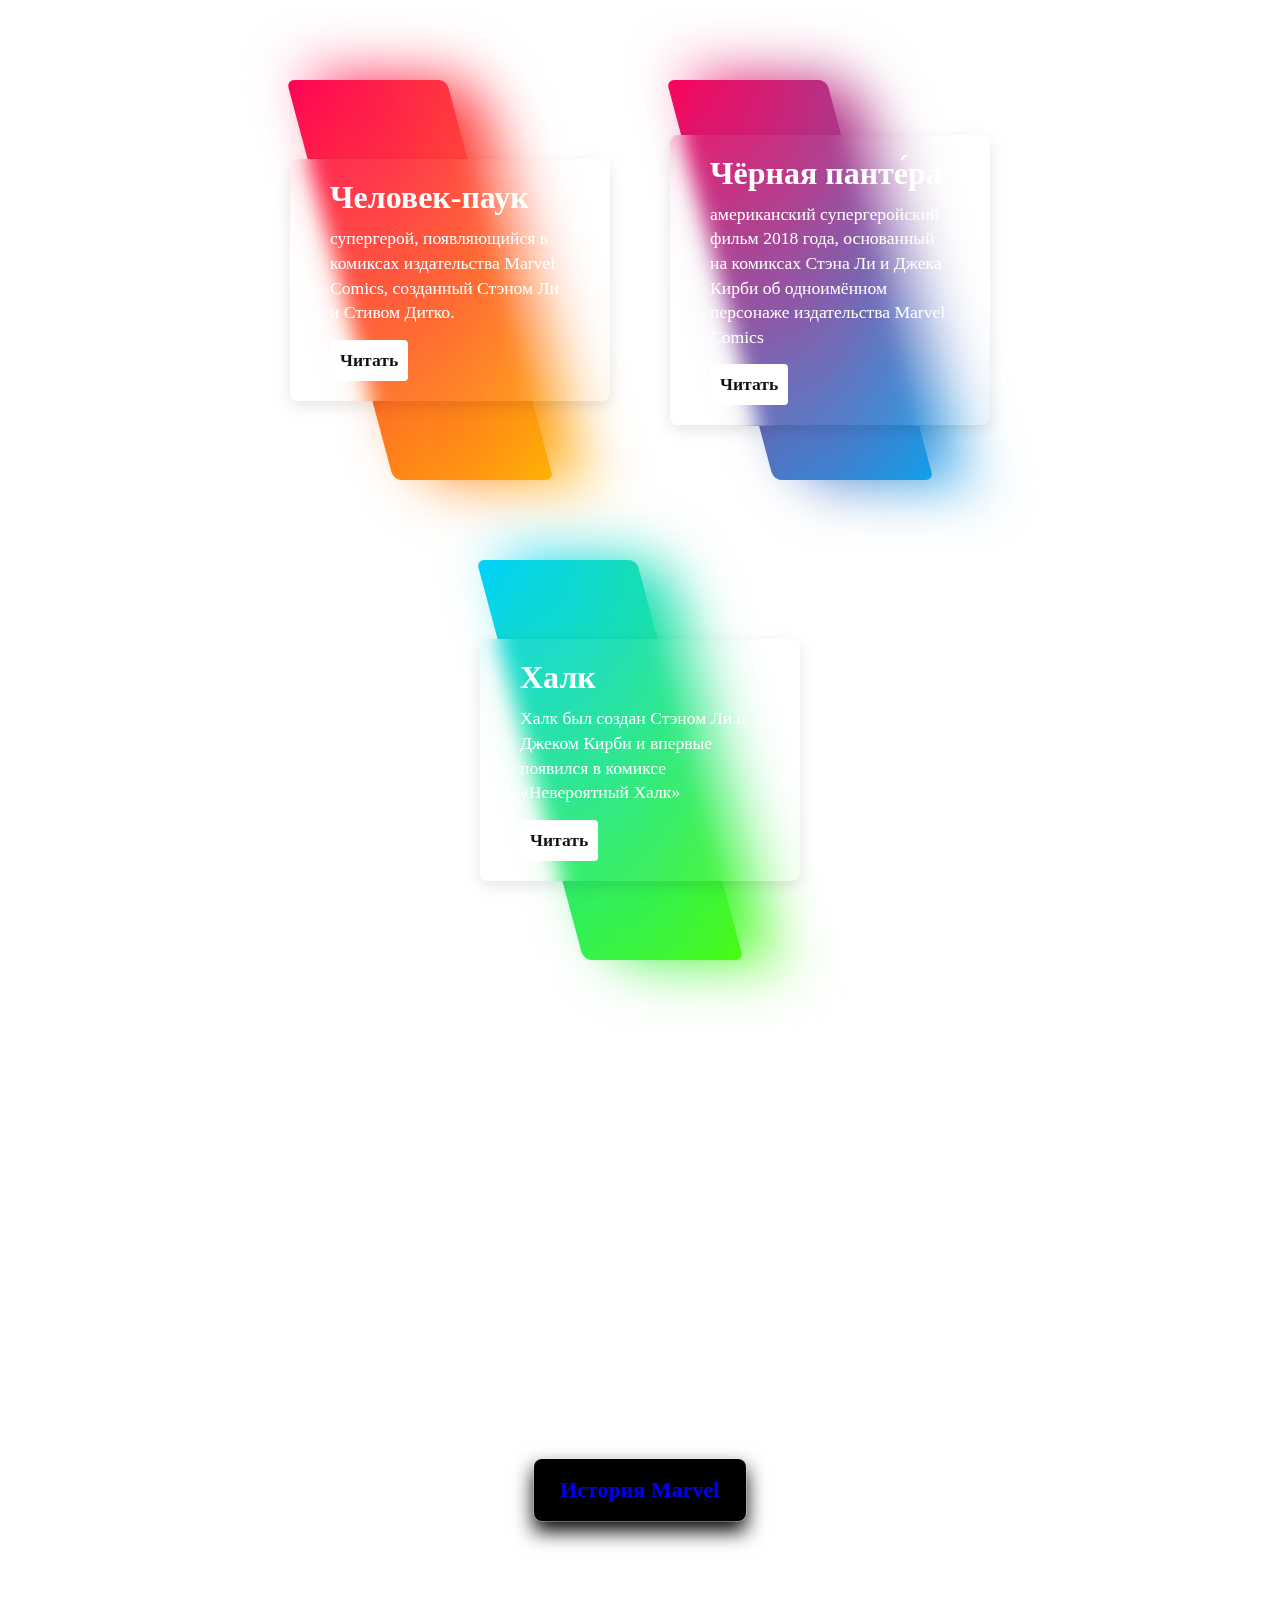
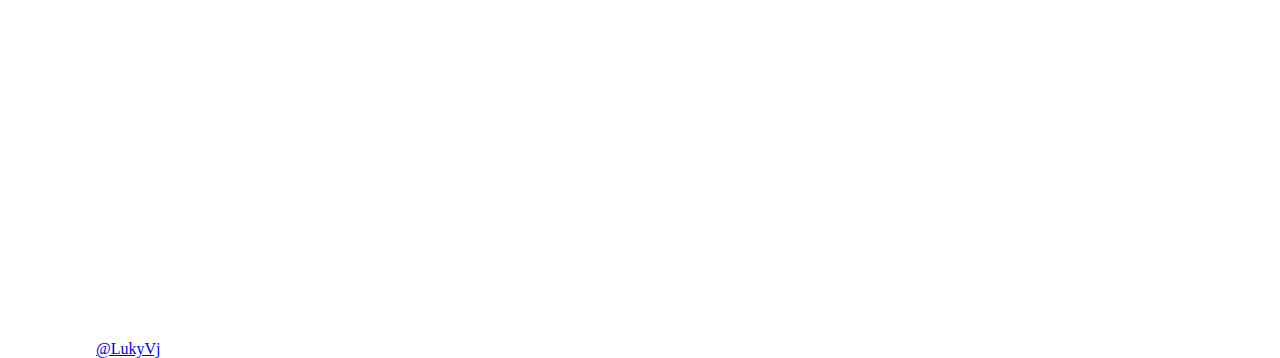
<file: index2.html>
<!DOCTYPE html>
<html lang="en">
<head>
    <meta charset="UTF-8">
    <meta name="viewport" content="width=device-width, initial-scale=1.0">
    <link rel="stylesheet" href="style.css">
    <title>Document</title>
</head>
<body>
    <div class="container">
  <div class="box">
    <span></span>
    <div class="content">
      <h2>Человек-паук</h2>
      <p> супергерой, появляющийся в комиксах издательства Marvel Comics, созданный Стэном Ли и Стивом Дитко.</p>
      <a href="index4.html">Читать</a>
    </div>
  </div>
  <div class="box">
    <span></span>
    <div class="content">
      <h2>Чёрная панте́ра</h2>
      <p> американский супергеройский фильм 2018 года, основанный на комиксах Стэна Ли и Джека Кирби об одноимённом персонаже издательства Marvel Comics</p>
      <a href="index5.html">Читать</a>
    </div>
  </div>
  <div class="box">
    <span></span>
    <div class="content">
      <h2>Халк</h2>
      <p>Халк был создан Стэном Ли и Джеком Кирби и впервые появился в комиксе «Невероятный Халк»</p>
      <a href="index3.html">Читать</a>
    </div>
  </div>
</div>


<main>
  <button>
    <div>
      <a href="index8.html" style="text-decoration: none;">История Marvel</a>
    </div>
  </button>
</main>


<!--info box-->
<div class="info-box" 
     data-info=""
     data-issue=""
>
  <p> <a href="index8.html" target="_blank">@LukyVj</a></p>
  
</div>

    
</body>
</html>
</file>
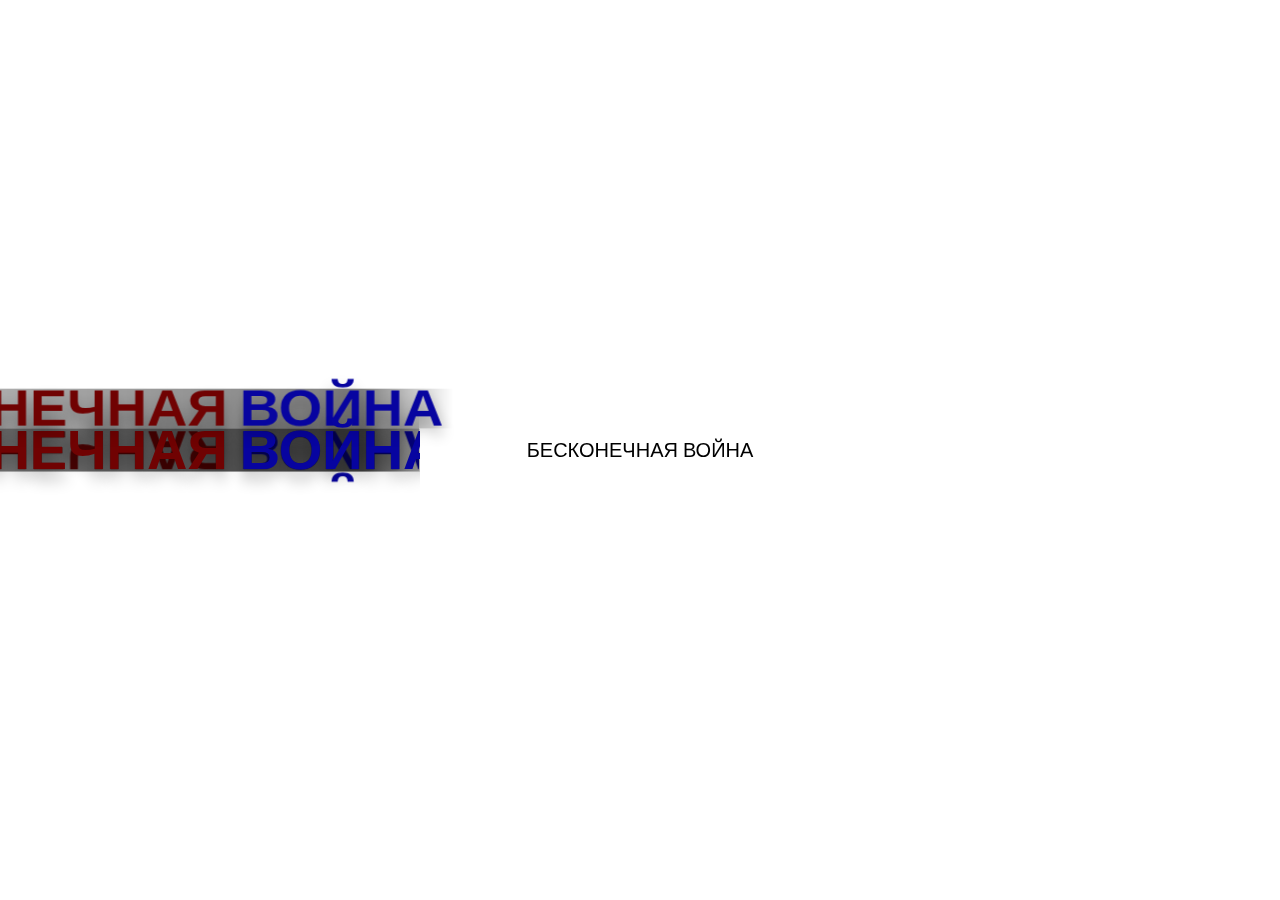
<file: index6.html>
<!DOCTYPE html>
<html lang="en">
<head>
    <meta charset="UTF-8">
    <meta name="viewport" content="width=device-width, initial-scale=1.0">
    <link rel="stylesheet" href="style6.css">
    <title>Document</title>
</head>
<body>
 <div class="container">
      <div class="box">
        <span style="--i: 1">
          <i>Marvel</i>
          Бесконечная
          <i>Война</i>
        </span>
        <span style="--i: 2">
          <i>Marvel</i>
          Бесконечная
          <i>Война</i>
        </span>
        <span style="--i: 3">
          <i>Marvel</i>
          Бесконечная
          <i>Война</i>
        </span>
        <span style="--i: 4">
          <i>Marvel</i>
          Бесконечная
          <i>Война</i>
        </span>
        <span style="--i: 5">
         <i>Marvel</i>
          Бесконечная
          <i>Война</i>
        </span>
        <span style="--i: 6">
          <i>Marvel</i>
          Бесконечная
          <i>Война</i>
        </span>
        <span style="--i: 7">
          <i>Marvel</i>
          Бесконечная
          <i>Война</i>
        </span>
        <span style="--i: 8">
          <i>Marvel</i>
          Бесконечная
          <i>Война</i>
        </span>
        <span style="--i: 9">
          <i>Marvel</i>
          Бесконечная
          <i>Война</i>
        </span>
        <span style="--i: 10">
          <i>Marvel</i>
          Бесконечная
          <i>Война</i>
        </span>
        <span style="--i: 11">
          <i>Marvel</i>
          Бесконечная
          <i>Война</i>
        </span>
        <span style="--i: 12">
          <i>Marvel</i>
          Бесконечная
          <i>Война</i>
        </span>
        <span style="--i: 13">
         <i>Marvel</i>
          Бесконечная
          <i>Война</i>
        </span>
        <span style="--i: 14">
          <i>Marvel</i>
          Бесконечная
          <i>Война</i>
        </span>
        <span style="--i: 15">
          <i>Marvel</i>
          Бесконечная
          <i>Война</i>
        </span>
        <span style="--i: 16">
          <i>Marvel</i>
          Бесконечная
          <i>Война</i>
        </span>
      </div>
    </div>

    <a href="index7.html" class="hover-underline">Бесконечная война</div>
</body>
</body>
</html>
</file>
<file: style.css>
*
{
  margin: 0;
  padding: 0;
  box-sizing: border-box;
  font-family: consolas;
}

body
{

  justify-content: center;
  align-items: center;
  min-height: 100vh;
  background-image: url('https://steamuserimages-a.akamaihd.net/ugc/262708539629638502/724BC080E48C21B334174261B76A82258666238E/?imw=512&amp;imh=187&amp;ima=fit&amp;impolicy=Letterbox&amp;imcolor=%23000000&amp;letterbox=true' );
  background-repeat: no-repeat;
  background-attachment: fixed;
  background-size: cover;  
  height: 300px;
}

.container
{
  
  display: flex;
  justify-content: center;
  align-items: center;
  flex-wrap: wrap;
  padding: 40px 0;
}

.container .box
{
  position: relative;
  width: 320px;
  height: 400px;
  display: flex;
  justify-content: center;
  align-items: center;
  margin: 40px 30px;
  transition: 0.5s;
}

.container .box::before
{
  content:' ';
  position: absolute;
  top: 0;
  left: 50px;
  width: 50%;
  height: 100%;
  text-decoration: none;
  background: #fff;
  border-radius: 8px;
  transform: skewX(15deg);
  transition: 0.5s;
}

.container .box::after
{
  content:'';
  position: absolute;
  top: 0;
  left: 50;
  width: 50%;
  height: 100%;
  background: #fff;
  border-radius: 8px;
  transform: skewX(15deg);
  transition: 0.5s;
  filter: blur(30px);
}

.container .box:hover:before,
.container .box:hover:after
{
  transform: skewX(0deg);
  left: 20px;
  width: calc(100% - 90px);
  
}

.container .box:nth-child(1):before,
.container .box:nth-child(1):after
{
  background: linear-gradient(315deg, #ffbc00, #ff0058)
}

.container .box:nth-child(2):before,
.container .box:nth-child(2):after
{
  background: linear-gradient(315deg, #03a9f4, #ff0058)
}

.container .box:nth-child(3):before,
.container .box:nth-child(3):after
{
  background: linear-gradient(315deg, #4dff03, #00d0ff)
}

.container .box span
{
  display: block;
  position: absolute;
  top: 0;
  left: 0;
  right: 0;
  bottom: 0;
  z-index: 5;
  pointer-events: none;
}

.container .box span::before
{
  content:'';
  position: absolute;
  top: 0;
  left: 0;
  width: 0;
  height: 0;
  border-radius: 8px;
  background: rgba(255, 255, 255, 0.1);
  backdrop-filter: blur(10px);
  opacity: 0;
  transition: 0.1s;  
  animation: animate 2s ease-in-out infinite;
  box-shadow: 0 5px 15px rgba(0,0,0,0.08)
}

.container .box:hover span::before
{
  top: -50px;
  left: 50px;
  width: 100px;
  height: 100px;
  opacity: 1;
}

.container .box span::after
{
  content:'';
  position: absolute;
  bottom: 0;
  right: 0;
  width: 100%;
  height: 100%;
  border-radius: 8px;
  background: rgba(255, 255, 255, 0.1);
  backdrop-filter: blur(10px);
  opacity: 0;
  transition: 0.5s;
  animation: animate 2s ease-in-out infinite;
  box-shadow: 0 5px 15px rgba(0,0,0,0.08);
  animation-delay: -1s;
}

.container .box:hover span:after
{
  bottom: -50px;
  right: 50px;
  width: 100px;
  height: 100px;
  opacity: 1;
}

@keyframes animate
{
  0%, 100%
  {
    transform: translateY(10px);
  }
  
  50%
  {
    transform: translate(-10px);
  }
}

.container .box .content
{
  position: relative;
  left: 0;
  padding: 20px 40px;
  background: rgba(255, 255, 255, 0.05);
  backdrop-filter: blur(10px);
  box-shadow: 0 5px 15px rgba(0, 0, 0, 0.1);
  border-radius: 8px;
  z-index: 1;
  transform: 0.5s;
  color: #fff;
}

.container .box:hover .content
{
  left: -25px;
  padding: 60px 40px;
}

.container .box .content h2
{
  font-size: 2em;
  color: #fff;
  margin-bottom: 10px;
}

.container .box .content p
{
  font-size: 1.1em;
  margin-bottom: 10px;
  line-height: 1.4em;
}

.container .box .content a
{
  display: inline-block;
  font-size: 1.1em;
  color: #111;
  background: #fff;
  padding: 10px;
  border-radius: 4px;
  text-decoration: none;
  font-weight: 700;
  margin-top: 5px;
}

.container .box .content a:hover
{
  background: #ffcf4d;
  border: 1px solid rgba(255, 0, 88, 0.4);
  box-shadow: 0 1px 15px rgba(1, 1, 1, 0.2);
}

@font-face {
  font-family: "Mona Sans";
  src: url("https://assets.codepen.io/64/Mona-Sans.woff2")
      format("woff2 supports variations"),
    url("https://assets.codepen.io/64/Mona-Sans.woff2")
      format("woff2-variations");
  font-weight: 100 1000;
}

@layer properties {
  @property --bg-position {
    syntax: "<number>";
    inherits: true;
    initial-value: 100;
  }
  @property --after-blur {
    syntax: "<number>";
    inherits: true;
    initial-value: 0;
  }
  @property --after-opacity {
    syntax: "<number>";
    inherits: true;
    initial-value: 1;
  }
  @property --before-opacity {
    syntax: "<number>";
    inherits: true;
    initial-value: 0.3;
  }
  @property --btn-offset {
    syntax: "<number>";
    inherits: true;
    initial-value: 1;
  }
  @property --btn-scale {
    syntax: "<number>";
    inherits: true;
    initial-value: 1;
  }
}

:root {
  --debug: 0;

  /* colors */
  --body-bg: hsl(0, 0%, 6%);
  --btn-bg: hsl(0, 0%, 0%);
  --btn-border-width: 1.5;
  --btn-offset: 1;
  --btn-scale: 1;
  --after-bg: linear-gradient(
    to right,
    rgb(0 0 0),
    rgb(0 0 0),
    rgb(0 0 0),
    rgb(0 0 0),
    rgb(0 0 0),
    rgb(0 0 0),
    rgb(0 0 0),
    rgb(0 0 0),
    rgb(0 0 0),
    rgb(0 0 0),
    rgb(0 0 0),
    rgb(0 0 0),
    rgb(0 0 0)
  );
  --after-blur: 10;
  --after-opacity: 1;
  --after-pos-y: 10;
  
  --before-opacity: 0.3;

  /* positions */
  --bg-position: 100;

  --color-white: hsl(0, 0%, 100%);
  --color-cyan: hsl(180, 100%, 50%);
  --color-blue: hsl(240, 100%, 50%);
  --color-purple: hsl(270, 100%, 50%);
  --color-pink: hsl(330, 40%, 70%);
  --color-red: hsl(0, 100%, 50%);
  --color-yellow: hsl(60, 100%, 50%);
  --color-lime: hsl(90, 100%, 75%);

  --color-orange: oklch(69.1% 0.223 36.85);
}

@supports (color: color(display-p3 0 0 0)) {
  :root {
    --color-white: color(display-p3 1 1 1);
    --color-cyan: color(display-p3 0 1 1);
    --color-blue: color(display-p3 0 0 1);
    --color-purple: color(display-p3 0.5 0 1);
    --color-pink: color(display-p3 1 0.4 0.7);
    --color-red: color(display-p3 1 0 0);
    --color-yellow: color(display-p3 1 1 0);
    --color-lime: color(display-p3 0.75 1 0);

    --color-orange: color(display-p3 0.96 0.39 0.2);
  }
}

*,
*:before,
*:after {
  box-sizing: border-box;
  outline: calc(var(--debug) * 1px) dotted red;
  outline-offset: -1px;
}

html,
body,
main {
  width: 100%;
  height: 100%;
  padding: 0;
  margin: 0;
}

body {
  
  font-family: "Mona Sans", sans-serif;
  padding: 0 6em;
}

main {
  display: grid;
  place-items: center;

  & button {
    all: unset;
    background: transparent;
    border-width: 0;
    transform: scale(var(--btn-scale));
    transition: 
        --bg-position 3s ease, 
        --after-blur 0.3s ease,
        --before-opacity 0.3s ease,
        --btn-offset 0.3s ease,
        --btn-scale 0.2s cubic-bezier(.76,-0.25,.51,1.13);

    > div {
      display: block;
      padding: 0.8em 1.2em;
      background: var(--btn-bg);
      color: white;
      font-weight: bold;
      border-radius: 8px;
      font-size: 22px;
      position: relative;
      
      cursor: pointer;

      &:not(:hover) {
        transition: --after-blur 0.3s ease;
      }

      > span {
        background: linear-gradient(
            to right,
            var(--color-white),
            var(--color-white),
            var(--color-cyan),
            var(--color-blue),
            var(--color-purple),
            var(--color-pink),
            var(--color-red),
            var(--color-yellow),
            var(--color-lime),
            var(--color-white),
            var(--color-white)
          )
          no-repeat calc(var(--bg-position) * 1%) 0% / 900%;
        -webkit-background-clip: text;
        -webkit-text-fill-color: transparent;
        letter-spacing: 0.15ch;
        font-weight: 600;
      }

      &:after {
        display: block;
        position: absolute;
        content: "";
        width: 100%;
        height: 100%;
        background: var(--after-bg) no-repeat calc(var(--bg-position) * 1%) 0% /
          900%;
        transform: translateY(calc(var(--after-pos-y) * 1px));
        left: 0;
        top: 0;
        z-index: -2;
        filter: blur(calc(var(--after-blur) * 1px));
        opacity: var(--after-opacity);
      }

      &:before {
        content: "";
        display: block;
        position: absolute;
        width: calc(100% + calc(calc(var(--btn-border-width) * 2) * 1px));
        height: calc(100% + calc(calc(var(--btn-border-width) * 2) * 1px));
        background: linear-gradient(
            to right,
            var(--color-white),
            var(--color-white),
            var(--color-cyan),
            var(--color-blue),
            var(--color-purple),
            var(--color-pink),
            var(--color-red),
            var(--color-yellow),
            var(--color-lime),
            var(--color-white),
            var(--color-white)
          )
          no-repeat calc(var(--bg-position) * 1%) 0% / 900%;
        border-radius: 9px;
        z-index: -1;
        top: calc(var(--btn-border-width) * -1px);
        left: calc(var(--btn-border-width) * -1px);
        opacity: var(--before-opacity);
      }
    }

    &:hover {
      --btn-scale: 1.05;
      --bg-position: 0;
      --after-bg: linear-gradient(
          to right,
          var(--color-white),
          var(--color-white),
          var(--color-cyan),
          var(--color-blue),
          var(--color-purple),
          var(--color-pink),
          var(--color-red),
          var(--color-yellow),
          var(--color-lime),
          var(--color-white),
          var(--color-white)
        );
        --after-blur: 30;
        --after-opacity: 0.3;
        --after-pos-y: 0;
        --before-opacity: 1;      
        --btn-offset: 5;
      
      &:active {
        --btn-scale: 0.98;
        --after-blur: 15;
      }
    }
  }
}
</file>
<file: style6.css>
@import url('https://fonts.googleapis.com/css2?family=Heebo:wght@400;600&family=Poppins:wght@100;500;600;800;900&family=Lobster+Two:ital,wght@0,400;0,700;1,400&display=swap');
/* GLOBAL CONFIG RESET */
* {
  box-sizing: border-box;
  margin: 0;
  padding: 0;
  font-family: 'Poppins', sans-serif;
}
select:focus, input:focus, button:focus {
  outline: none;
}
/* -------- BODY DISPLAY --------- */
body {
  
  overflow: hidden;
  display: flex;
  justify-content: center;
  align-items: center;
  min-height: 100vh;
  background-repeat: no-repeat;
  background-attachment: fixed;
  background-size: cover;  
  height: 300px;
}
/* -------- TYPE SELECTORS --------- */
/* -------- CLASS --------- */
.container {
  display: flex;
  justify-content: center;
  align-items: center;
}
.container .box {
  transform-style: preserve-3d;
  animation: animate 7s ease-in-out infinite alternate;
}
.container .box span {
  background: linear-gradient(90deg, rgba(0, 0, 0, 0.1), rgba(0, 0, 0, 0.5) 90%, transparent);
  text-transform: uppercase;
  line-height: 0.76em;
  position: absolute;
  color: #700202;
  font-size: 3.5em;
  white-space: nowrap;
  font-weight: bold;
  padding: 0px 10px;
  transform-style: preserve-3d;
  text-shadow: 0 10px 15px rgba(0, 0, 0, 0.3);
  transform: translate(-50%, -50%) rotateX(calc(var(--i) * 22.5deg)) translateZ(109px);
}
.container .box span i {
  font-style: initial;
}
.container .box span i:nth-child(1) {
  color: #000000;
}
.container .box span i:nth-child(2) {
  color: #0704a0;
}
@keyframes animate {
  0% {
    transform: perspective(500px) rotateX(0deg) rotate(5deg);
  }
  100% {
    transform: perspective(50px) rotateX(360deg) rotate(5deg);
  }
}
/* -------- PSEUDO CLASS --------- */
/* -------- MEDIA QUERY --------- */
.hover-underline {
  
  color: #fffefd;
  position: relative;
  
    font-size: 20px;
    color: rgb(0, 0, 0);
    padding: 1em;
    flex-grow: 1;
    /* делает так чтоб все поместилось на экране */
    text-align: center;
    text-transform: uppercase;
    /* увелечение букв и красивее */
    text-decoration: none;
    /* отключение нижней черты */
    -webkit-transition: all 200ms ease-out;
  
}
.hover-underline:hover{
  background: rgb(201, 6, 6);
    flex-grow: 1,8; 
    /* Увелечение пространаства */
    letter-spacing: 0.2em;
    /* межбуквенный интервал */
    -webkit-transition: all 100ms ease-in-out;

}

.hover-underline::after,
.hover-underline::before {
  content: '';
  position: absolute;
  width: 100%;
  height: 2px;
  background: linear-gradient(to right, #ff0000, #00ffff);
  bottom: -5px;
  left: 0;
  transform: scaleX(0);
  transform-origin: right;
  transition: transform 0.4s ease-out;
  margin-right: 100p[];
}

.hover-underline::before {
  top: -5px;
  transform-origin: left;
}

.hover-underline:hover::after,
.hover-underline:hover::before {
  transform: scaleX(1);
}
</file>
